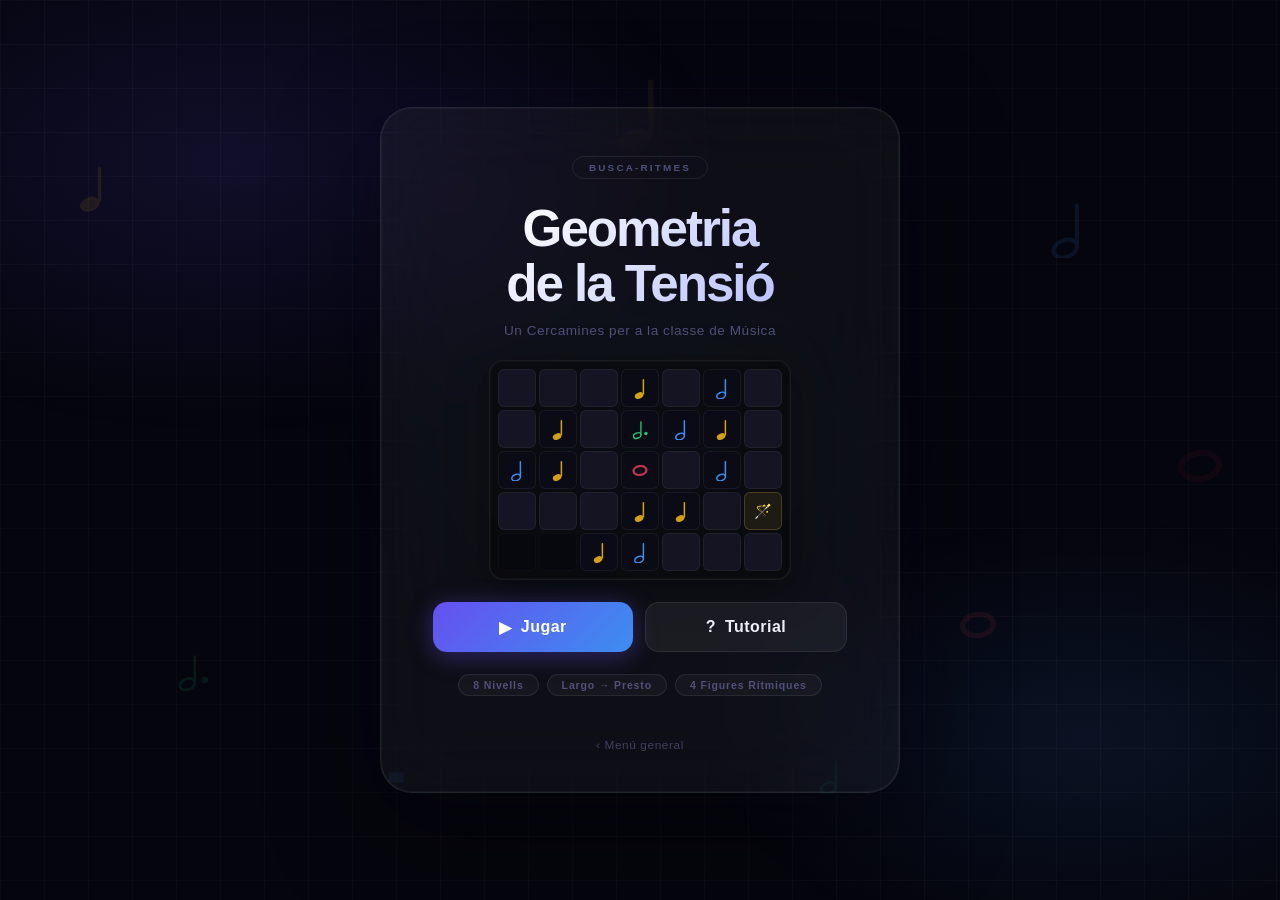
<file: index.html>
<!DOCTYPE html>
<html lang="ca">
<head>
  <meta charset="UTF-8" />
  <meta name="viewport" content="width=device-width, initial-scale=1.0" />
  <title>Busca-Ritmes</title>
  <link rel="stylesheet" href="landing.css" />
</head>
<body>

  <div class="bg-grid" aria-hidden="true"></div>

  <!-- Notes flotants de fons -->
  <div class="bg-notes" aria-hidden="true">
    <span class="bn c1" style="left:6%;top:18%">
      <svg viewBox="0 0 18 32" width="32" height="50"><ellipse cx="7" cy="27" rx="6.5" ry="4.5" transform="rotate(-22 7 27)" fill="currentColor"/><line x1="13.2" y1="24.5" x2="13.2" y2="4" stroke="currentColor" stroke-width="2.2" stroke-linecap="round"/></svg>
    </span>
    <span class="bn c2" style="left:82%;top:22%;animation-delay:1.1s">
      <svg viewBox="0 0 18 32" width="38" height="60"><ellipse cx="7" cy="27" rx="6.5" ry="4.5" transform="rotate(-22 7 27)" fill="none" stroke="currentColor" stroke-width="2.2"/><line x1="13.2" y1="24.5" x2="13.2" y2="4" stroke="currentColor" stroke-width="2.2" stroke-linecap="round"/></svg>
    </span>
    <span class="bn c3" style="left:14%;top:72%;animation-delay:0.5s">
      <svg viewBox="0 0 25 32" width="30" height="46"><ellipse cx="7" cy="27" rx="6.5" ry="4.5" transform="rotate(-22 7 27)" fill="none" stroke="currentColor" stroke-width="2.2"/><line x1="13.2" y1="24.5" x2="13.2" y2="4" stroke="currentColor" stroke-width="2.2" stroke-linecap="round"/><circle cx="21.5" cy="23.5" r="2.8" fill="currentColor"/></svg>
    </span>
    <span class="bn c4" style="left:75%;top:68%;animation-delay:2s">
      <svg viewBox="0 0 22 16" width="36" height="26"><ellipse cx="11" cy="8" rx="9.5" ry="6.5" transform="rotate(-8 11 8)" fill="none" stroke="currentColor" stroke-width="3.2"/></svg>
    </span>
    <span class="bn c1" style="left:48%;top:8%;animation-delay:1.6s;opacity:.07">
      <svg viewBox="0 0 18 32" width="52" height="82"><ellipse cx="7" cy="27" rx="6.5" ry="4.5" transform="rotate(-22 7 27)" fill="currentColor"/><line x1="13.2" y1="24.5" x2="13.2" y2="4" stroke="currentColor" stroke-width="2.2" stroke-linecap="round"/></svg>
    </span>
    <span class="bn c2" style="left:30%;top:85%;animation-delay:0.3s">
      <svg viewBox="0 0 22 22" width="24" height="24"><line x1="3" y1="7" x2="19" y2="7" stroke="currentColor" stroke-width="1.8" stroke-linecap="round" opacity=".55"/><rect x="4" y="7" width="14" height="9" rx="1.5" fill="currentColor"/></svg>
    </span>
    <span class="bn c3" style="left:64%;top:84%;animation-delay:2.3s">
      <svg viewBox="0 0 18 32" width="24" height="38"><ellipse cx="7" cy="27" rx="6.5" ry="4.5" transform="rotate(-22 7 27)" fill="none" stroke="currentColor" stroke-width="2.2"/><line x1="13.2" y1="24.5" x2="13.2" y2="4" stroke="currentColor" stroke-width="2.2" stroke-linecap="round"/></svg>
    </span>
    <span class="bn c4" style="left:92%;top:50%;animation-delay:0.9s;opacity:.06">
      <svg viewBox="0 0 22 16" width="44" height="32"><ellipse cx="11" cy="8" rx="9.5" ry="6.5" transform="rotate(-8 11 8)" fill="none" stroke="currentColor" stroke-width="3.2"/></svg>
    </span>
  </div>

  <main class="landing-card">

    <div class="brand-badge">Busca-Ritmes</div>

    <h1 class="landing-title">Geometria<br>de la Tensió</h1>
    <p class="landing-sub">Un Cercamines per a la classe de Música</p>

    <!-- Mini tauler decoratiu -->
    <div class="preview-board" aria-hidden="true" id="preview"></div>

    <div class="landing-actions">
      <a href="levels.html" class="lbtn lbtn-primary">
        <span>▶</span> Jugar
      </a>
      <a href="game.html?level=0&tutorial=1" class="lbtn lbtn-secondary">
        <span>?</span> Tutorial
      </a>
    </div>

    <div class="landing-pills">
      <span>8 Nivells</span>
      <span>Largo → Presto</span>
      <span>4 Figures Rítmiques</span>
    </div>

    <a href="../../../_gimnas_1r/index.html?q=ritme" class="landing-home">‹ Menú general</a>

  </main>

  <footer class="lnd-foot"></footer>

  <script src="config.js?v=6niv"></script>
  <script>
    // Genera mini tauler decoratiu animat
    const layout = [
      ['h','h','h','n1','h','n2','h'],
      ['h','n1','h','n3','n2','n1','h'],
      ['n2','n1','h','n4','h','n2','h'],
      ['h','h','h','n1','n1','h','fl'],
      ['e','e','n1','n2','h','h','h'],
    ];
    const svgs = {
      n1: `<svg viewBox="0 0 18 32" width="13" height="22"><ellipse cx="7" cy="27" rx="6.5" ry="4.5" transform="rotate(-22 7 27)" fill="currentColor"/><line x1="13.2" y1="24.5" x2="13.2" y2="4" stroke="currentColor" stroke-width="2.2" stroke-linecap="round"/></svg>`,
      n2: `<svg viewBox="0 0 18 32" width="13" height="22"><ellipse cx="7" cy="27" rx="6.5" ry="4.5" transform="rotate(-22 7 27)" fill="none" stroke="currentColor" stroke-width="2.2"/><line x1="13.2" y1="24.5" x2="13.2" y2="4" stroke="currentColor" stroke-width="2.2" stroke-linecap="round"/></svg>`,
      n3: `<svg viewBox="0 0 25 32" width="15" height="22"><ellipse cx="7" cy="27" rx="6.5" ry="4.5" transform="rotate(-22 7 27)" fill="none" stroke="currentColor" stroke-width="2.2"/><line x1="13.2" y1="24.5" x2="13.2" y2="4" stroke="currentColor" stroke-width="2.2" stroke-linecap="round"/><circle cx="21.5" cy="23.5" r="2.8" fill="currentColor"/></svg>`,
      n4: `<svg viewBox="0 0 22 16" width="16" height="11"><ellipse cx="11" cy="8" rx="9.5" ry="6.5" transform="rotate(-8 11 8)" fill="none" stroke="currentColor" stroke-width="3.2"/></svg>`,
    };
    const colors = { n1:'#d4a017', n2:'#3d8ef0', n3:'#28c87a', n4:'#c0334d' };
    const board = document.getElementById('preview');
    let i = 0;
    layout.flat().forEach((type, idx) => {
      const d = document.createElement('div');
      d.className = 'pv-cell';
      d.style.animationDelay = (idx * 0.04) + 's';
      if (type === 'e') { d.classList.add('pv-empty'); }
      else if (type === 'h') { d.classList.add('pv-hidden'); }
      else if (type === 'fl') { d.classList.add('pv-flag'); d.textContent = '🪄'; }
      else {
        d.classList.add('pv-note');
        d.style.color = colors[type];
        d.innerHTML = svgs[type];
      }
      board.appendChild(d);
    });
  </script>

</body>
</html>
</file>
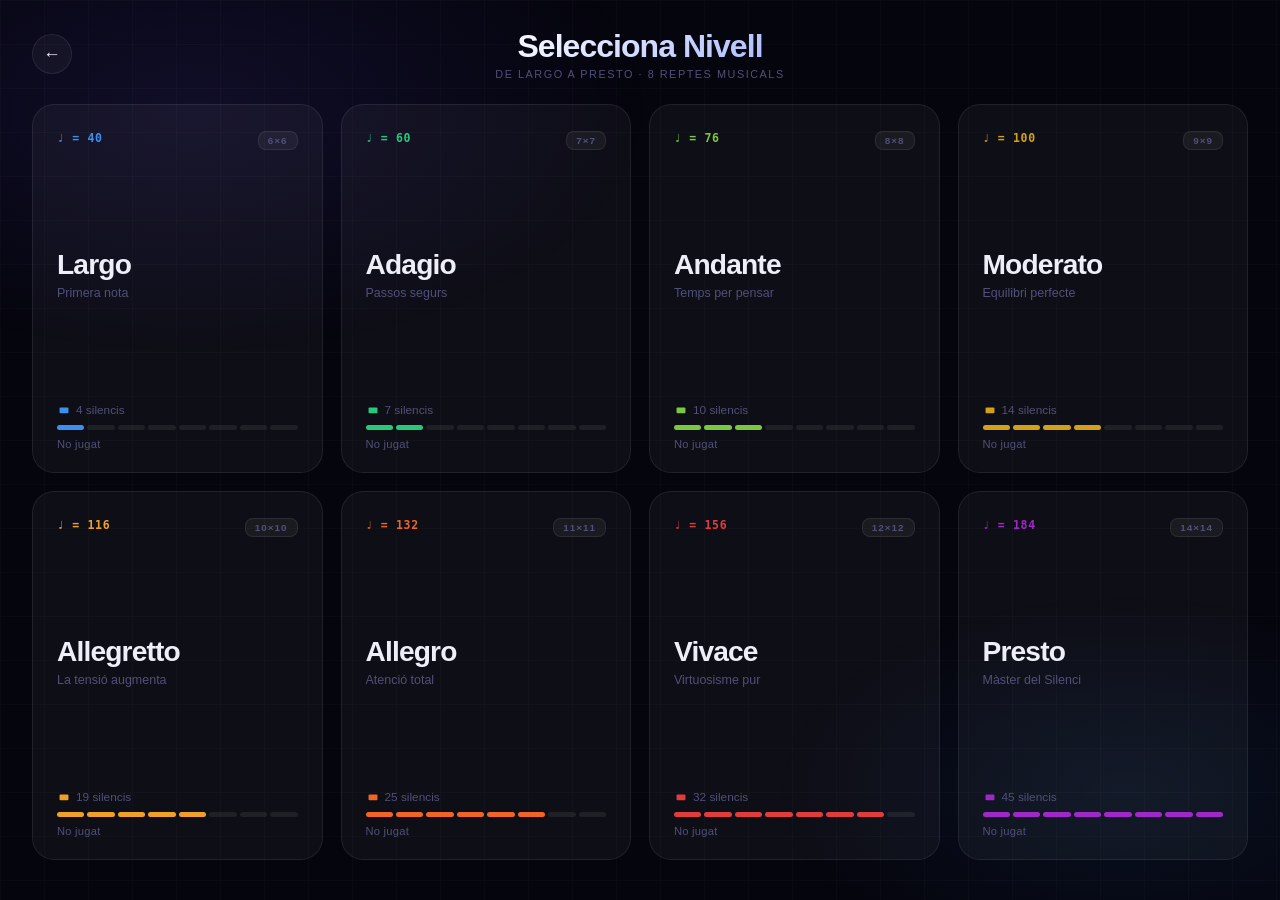
<file: levels.html>
<!DOCTYPE html>
<html lang="ca">
<head>
  <meta charset="UTF-8" />
  <meta name="viewport" content="width=device-width, initial-scale=1.0" />
  <title>Busca-Ritmes · Nivells</title>
  <link rel="stylesheet" href="levels.css" />
</head>
<body>

  <div class="bg-grid" aria-hidden="true"></div>

  <div class="page">

    <header class="lvl-header">
      <a href="index.html" class="back-btn" title="Tornar">←</a>
      <div class="lvl-header-txt">
        <h1>Selecciona Nivell</h1>
        <p>De Largo a Presto · 8 reptes musicals</p>
      </div>
      <div style="width:40px"></div><!-- spacer -->
    </header>

    <div class="levels-grid" id="levels-grid"></div>

    <footer class="lvl-foot"></footer>

  </div>

  <script src="config.js?v=6niv"></script>
  <script>
    'use strict';

    const NOTE_SVG_SM = {
      n1: `<svg viewBox="0 0 18 32" width="14" height="24"><ellipse cx="7" cy="27" rx="6.5" ry="4.5" transform="rotate(-22 7 27)" fill="currentColor"/><line x1="13.2" y1="24.5" x2="13.2" y2="4" stroke="currentColor" stroke-width="2.2" stroke-linecap="round"/></svg>`,
      n2: `<svg viewBox="0 0 18 32" width="14" height="24"><ellipse cx="7" cy="27" rx="6.5" ry="4.5" transform="rotate(-22 7 27)" fill="none" stroke="currentColor" stroke-width="2.2"/><line x1="13.2" y1="24.5" x2="13.2" y2="4" stroke="currentColor" stroke-width="2.2" stroke-linecap="round"/></svg>`,
      n3: `<svg viewBox="0 0 25 32" width="17" height="24"><ellipse cx="7" cy="27" rx="6.5" ry="4.5" transform="rotate(-22 7 27)" fill="none" stroke="currentColor" stroke-width="2.2"/><line x1="13.2" y1="24.5" x2="13.2" y2="4" stroke="currentColor" stroke-width="2.2" stroke-linecap="round"/><circle cx="21.5" cy="23.5" r="2.8" fill="currentColor"/></svg>`,
      n4: `<svg viewBox="0 0 22 16" width="18" height="13"><ellipse cx="11" cy="8" rx="9.5" ry="6.5" transform="rotate(-8 11 8)" fill="none" stroke="currentColor" stroke-width="3.2"/></svg>`
    };

    const grid = document.getElementById('levels-grid');

    LEVELS.forEach((lvl, i) => {
      const best  = getBestTime(lvl.id);   // victòria desada = FET

      const card = document.createElement('a');
      card.href  = `game.html?level=${lvl.id}`;
      if (isLocked(i)) { card.removeAttribute('href'); card.style.opacity = '.4'; card.style.pointerEvents = 'none'; card.setAttribute('aria-disabled', 'true'); }
      card.className = 'lvl-card';
      card.setAttribute('aria-label', `Nivell ${i + 1}: ${lvl.name}${best ? ', fet' : ''}`);
      card.style.setProperty('--accent', lvl.accent);
      card.style.setProperty('--glow',   lvl.glow);
      card.style.animationDelay = (i * 0.07) + 's';

      // Barra de dificultat (segments omplerts)
      const diffSegs = Array.from({length: 8}, (_, j) =>
        `<div class="dseg ${j <= i ? 'filled' : ''}"></div>`
      ).join('');

      // Fet / no fet
      const starsHtml = best ? '<span class="star lit">✓</span>' : '';

      card.innerHTML = `
        <div class="card-top">
          <div class="card-tempo">${lvl.tempo}</div>
          <div class="card-badge">${lvl.rows}×${lvl.cols}</div>
        </div>
        <div class="card-center">
          <h2 class="card-name">${lvl.name}</h2>
          <p class="card-desc">${lvl.desc}</p>
        </div>
        <div class="card-bottom">
        <div class="card-info">
          <span class="mine-count">
            <svg viewBox="0 0 22 22" width="14" height="14" style="color:var(--accent)"><rect x="4" y="7" width="14" height="9" rx="1.5" fill="currentColor"/></svg>
            ${lvl.mines} silencis
          </span>
          <div class="card-stars">${starsHtml}</div>
        </div>
        <div class="diff-bar">${diffSegs}</div>
        ${best ? `<div class="card-best">Millor temps: <strong>${fmtTime(best)}</strong></div>` : '<div class="card-best">No jugat</div>'}
        </div>
      `;

      // Efecte 3D tilt
      card.addEventListener('mousemove', e => {
        const r = card.getBoundingClientRect();
        const x = ((e.clientX - r.left) / r.width  - 0.5) * 16;
        const y = ((e.clientY - r.top)  / r.height - 0.5) * 16;
        card.style.transform = `perspective(700px) rotateX(${-y}deg) rotateY(${x}deg) scale(1.04)`;
        card.style.transition = 'transform .08s ease';
      });
      card.addEventListener('mouseleave', () => {
        card.style.transform = '';
        card.style.transition = 'transform .5s cubic-bezier(.16,1,.3,1), box-shadow .3s ease';
      });

      grid.appendChild(card);
    });
  </script>

</body>
</html>
</file>
<file: landing.css>
/* ================================================================
   BUSCA-RITMES · Landing Page — Premium Dark
   ================================================================ */

:root {
  --bg:      #05050d;
  --glass:   rgba(255,255,255,0.038);
  --border:  rgba(255,255,255,0.08);
  --txt:     #eeeef8;
  --dim:     #50507a;
  --acc:     #6650f0;
  --acc2:    #3d8ef0;
  --n1:#d4a017; --n2:#3d8ef0; --n3:#28c87a; --n4:#c0334d;
}

*,*::before,*::after { box-sizing:border-box; margin:0; padding:0; }

html,body { height:100%; }

body {
  background: var(--bg);
  display: flex;
  align-items: center;
  justify-content: center;
  font-family: -apple-system, BlinkMacSystemFont, "SF Pro Display", "Segoe UI", sans-serif;
  color: var(--txt);
  overflow: hidden;
  position: relative;
}

/* ── Background layers ───────────────────────────────────── */
body::before {
  content: '';
  position: fixed; inset: 0;
  background:
    radial-gradient(ellipse 70% 55% at 18% 18%, rgba(102,80,240,.13) 0%, transparent 55%),
    radial-gradient(ellipse 55% 45% at 85% 82%, rgba(61,142,240,.10) 0%, transparent 55%),
    radial-gradient(ellipse 40% 40% at 50% 50%, rgba(40,200,122,.04) 0%, transparent 60%);
  pointer-events: none;
}

/* Grid mesh */
.bg-grid {
  position: fixed; inset: 0;
  background-image:
    linear-gradient(rgba(255,255,255,.022) 1px, transparent 1px),
    linear-gradient(90deg, rgba(255,255,255,.022) 1px, transparent 1px);
  background-size: 44px 44px;
  pointer-events: none;
  z-index: 0;
}

/* ── Floating notes ──────────────────────────────────────── */
.bg-notes { position:fixed; inset:0; pointer-events:none; z-index:0; }

.bn {
  position: absolute;
  opacity: .11;
  animation: floatNote 8s ease-in-out infinite;
}
.bn.c1 { color: var(--n1); }
.bn.c2 { color: var(--n2); }
.bn.c3 { color: var(--n3); }
.bn.c4 { color: var(--n4); }

@keyframes floatNote {
  0%,100% { transform: translateY(0) rotate(0deg); }
  30%      { transform: translateY(-22px) rotate(5deg); }
  65%      { transform: translateY(-10px) rotate(-3deg); }
}

/* ── Main card ───────────────────────────────────────────── */
.landing-card {
  position: relative; z-index: 1;
  display: flex;
  flex-direction: column;
  align-items: center;
  gap: 22px;
  background: var(--glass);
  border: 1px solid var(--border);
  border-radius: 32px;
  padding: 48px 52px 40px;
  max-width: 520px;
  width: 94vw;
  backdrop-filter: blur(40px);
  -webkit-backdrop-filter: blur(40px);
  text-align: center;
  box-shadow:
    0 0 0 1px rgba(255,255,255,.04) inset,
    0 32px 100px rgba(0,0,0,.55),
    0 0 80px rgba(102,80,240,.06);
  animation: cardIn .65s cubic-bezier(.16,1,.3,1);
}

@keyframes cardIn {
  from { opacity:0; transform:translateY(28px) scale(.96); }
  to   { opacity:1; transform:translateY(0) scale(1); }
}

/* Brand badge */
.brand-badge {
  font-size: .62rem;
  font-weight: 700;
  letter-spacing: .22em;
  text-transform: uppercase;
  color: var(--dim);
  border: 1px solid var(--border);
  border-radius: 20px;
  padding: 5px 16px;
  animation: cardIn .65s .1s cubic-bezier(.16,1,.3,1) backwards;
}

/* Title */
.landing-title {
  font-size: clamp(2.2rem, 6vw, 3.2rem);
  font-weight: 800;
  line-height: 1.08;
  letter-spacing: -.04em;
  background: linear-gradient(135deg, #ffffff 0%, #c0c8ff 45%, #8868ff 100%);
  background-size: 200% 200%;
  -webkit-background-clip: text;
  -webkit-text-fill-color: transparent;
  background-clip: text;
  animation:
    cardIn .65s .15s cubic-bezier(.16,1,.3,1) backwards,
    gradShift 6s ease infinite;
}

@keyframes gradShift {
  0%,100% { background-position:0% 50%; }
  50%      { background-position:100% 50%; }
}

.landing-sub {
  font-size: .85rem;
  color: var(--dim);
  letter-spacing: .04em;
  margin-top: -10px;
  animation: cardIn .65s .2s cubic-bezier(.16,1,.3,1) backwards;
}

/* ── Preview board ───────────────────────────────────────── */
.preview-board {
  display: grid;
  grid-template-columns: repeat(7, 38px);
  grid-template-rows: repeat(5, 38px);
  gap: 3px;
  padding: 8px;
  background: rgba(0,0,0,.35);
  border: 1px solid rgba(255,255,255,.07);
  border-radius: 14px;
  box-shadow:
    0 0 0 1px rgba(255,255,255,.03) inset,
    0 8px 40px rgba(0,0,0,.4);
  animation: cardIn .65s .25s cubic-bezier(.16,1,.3,1) backwards;
}

.pv-cell {
  width: 38px; height: 38px;
  border-radius: 6px;
  display: flex;
  align-items: center;
  justify-content: center;
  border: 1px solid rgba(255,255,255,.055);
  animation: cellReveal .5s cubic-bezier(.16,1,.3,1) backwards;
}
@keyframes cellReveal {
  from { opacity:0; transform:scale(.6); }
  to   { opacity:1; transform:scale(1); }
}

.pv-hidden { background: #141422; }
.pv-empty  { background: #07070e; border-color: rgba(255,255,255,.025); }
.pv-note   { background: #0b0b16; }
.pv-flag   { background: rgba(245,197,66,.09); border-color:rgba(245,197,66,.2); font-size:.9rem; }

/* ── Action buttons ──────────────────────────────────────── */
.landing-actions {
  display: flex;
  gap: 12px;
  width: 100%;
  animation: cardIn .65s .3s cubic-bezier(.16,1,.3,1) backwards;
}

.lbtn {
  flex: 1;
  display: flex;
  align-items: center;
  justify-content: center;
  gap: 9px;
  padding: 15px 0;
  border-radius: 14px;
  font-size: 1rem;
  font-weight: 700;
  letter-spacing: .03em;
  text-decoration: none;
  cursor: pointer;
  transition: transform .15s ease, box-shadow .15s ease;
}

.lbtn-primary {
  background: linear-gradient(135deg, var(--acc) 0%, var(--acc2) 100%);
  color: #fff;
  box-shadow: 0 4px 24px rgba(102,80,240,.38);
}
.lbtn-primary:hover  { transform:translateY(-3px) scale(1.03); box-shadow: 0 12px 40px rgba(102,80,240,.55); }
.lbtn-primary:active { transform:scale(.96); }

.lbtn-secondary {
  background: rgba(255,255,255,.055);
  color: var(--txt);
  border: 1px solid var(--border);
}
.lbtn-secondary:hover  { background: rgba(255,255,255,.09); border-color:rgba(255,255,255,.18); transform:translateY(-3px) scale(1.03); }
.lbtn-secondary:active { transform:scale(.96); }

/* ── Pills ───────────────────────────────────────────────── */
.landing-pills {
  display: flex;
  gap: 8px;
  flex-wrap: wrap;
  justify-content: center;
  animation: cardIn .65s .35s cubic-bezier(.16,1,.3,1) backwards;
}

.landing-pills span {
  font-size: .66rem;
  font-weight: 600;
  letter-spacing: .08em;
  color: var(--dim);
  background: rgba(255,255,255,.036);
  border: 1px solid var(--border);
  border-radius: 20px;
  padding: 4px 14px;
}

.landing-home {
  display: inline-block;
  margin-top: 20px;
  font-size: .74rem;
  letter-spacing: .05em;
  color: var(--dim);
  text-decoration: none;
  opacity: .75;
  transition: opacity .16s ease, color .16s ease;
  animation: cardIn .65s .4s cubic-bezier(.16,1,.3,1) backwards;
}
.landing-home:hover { opacity: 1; color: var(--txt); }

/* ── Footer ──────────────────────────────────────────────── */
.lnd-foot {
  position: fixed; bottom:18px; left:50%; transform:translateX(-50%);
  font-size: .58rem; letter-spacing:.14em; color:rgba(255,255,255,.12);
  text-transform: uppercase; white-space:nowrap; z-index:1;
}
</file>
<file: levels.css>
/* ================================================================
   BUSCA-RITMES · Level Selector — Premium Dark · Fullscreen
   ================================================================ */

:root {
  --bg:     #05050d;
  --glass:  rgba(255,255,255,0.04);
  --border: rgba(255,255,255,0.08);
  --txt:    #eeeef8;
  --dim:    #50507a;
  --acc:    #6650f0;
}

*,*::before,*::after { box-sizing:border-box; margin:0; padding:0; }

html, body { height: 100%; }

body {
  height: 100vh;
  background: var(--bg);
  font-family: -apple-system, BlinkMacSystemFont, "SF Pro Display", "Segoe UI", sans-serif;
  color: var(--txt);
  overflow: hidden;
}

@media (max-height: 700px) { body { overflow-y: auto; } }

body::before {
  content: '';
  position: fixed; inset: 0;
  background:
    radial-gradient(ellipse 65% 50% at 15% 12%, rgba(102,80,240,.12) 0%, transparent 55%),
    radial-gradient(ellipse 50% 40% at 88% 88%, rgba(61,142,240,.09) 0%, transparent 55%);
  pointer-events: none; z-index: 0;
}

.bg-grid {
  position: fixed; inset: 0; z-index: 0;
  background-image:
    linear-gradient(rgba(255,255,255,.02) 1px, transparent 1px),
    linear-gradient(90deg, rgba(255,255,255,.02) 1px, transparent 1px);
  background-size: 44px 44px;
  pointer-events: none;
}

/* ── Page layout — ocupa tota la pantalla ────────────────── */
.page {
  position: relative; z-index: 1;
  display: flex;
  flex-direction: column;
  height: 100vh;
  padding: 28px 32px 24px;
  gap: 0;
}

/* ── Header ──────────────────────────────────────────────── */
.lvl-header {
  display: flex;
  align-items: center;
  justify-content: space-between;
  flex-shrink: 0;
  margin-bottom: 24px;
  animation: fadeUp .5s cubic-bezier(.16,1,.3,1);
}

.lvl-header-txt { text-align: center; }

.lvl-header h1 {
  font-size: clamp(1.5rem, 3vw, 2rem);
  font-weight: 800;
  letter-spacing: -.03em;
  background: linear-gradient(135deg, #fff 0%, #a8b8ff 100%);
  -webkit-background-clip: text; -webkit-text-fill-color: transparent; background-clip: text;
}

.lvl-header p {
  font-size: .68rem;
  color: var(--dim);
  letter-spacing: .14em;
  text-transform: uppercase;
  margin-top: 3px;
}

.back-btn {
  width: 40px; height: 40px;
  border-radius: 50%;
  border: 1px solid var(--border);
  background: var(--glass);
  color: var(--txt);
  text-decoration: none;
  font-size: 1.1rem;
  display: flex; align-items: center; justify-content: center;
  transition: background .15s, transform .15s;
  flex-shrink: 0;
}
.back-btn:hover { background: rgba(255,255,255,.10); transform: scale(1.08); }

/* ── Grid — ocupa l'espai restant ────────────────────────── */
.levels-grid {
  display: grid;
  grid-template-columns: repeat(4, 1fr);
  grid-template-rows: repeat(2, 1fr);
  gap: 18px;
  flex: 1;          /* ocupa tot l'espai vertical disponible */
  min-height: 0;    /* imprescindible per a flex children */
}

@media (max-width: 900px)  { .levels-grid { grid-template-columns: repeat(2, 1fr); grid-template-rows: repeat(4, 1fr); } }
@media (max-width: 500px)  { .levels-grid { grid-template-columns: 1fr; grid-template-rows: repeat(8, auto); overflow-y: auto; } }

/* ── Carta de nivell ─────────────────────────────────────── */
.lvl-card {
  position: relative;
  display: flex;
  flex-direction: column;
  justify-content: space-between;
  padding: 26px 24px 22px;
  background: var(--glass);
  border: 1px solid var(--border);
  border-radius: 22px;
  text-decoration: none;
  color: var(--txt);
  cursor: pointer;
  overflow: hidden;
  transition: box-shadow .3s ease, border-color .3s ease;
  animation: cardIn .55s cubic-bezier(.16,1,.3,1) backwards;
  isolation: isolate;
  min-height: 0;
}

/* Gradient tint de color */
.lvl-card::before {
  content: '';
  position: absolute; inset: 0;
  background: linear-gradient(145deg, var(--accent, transparent) 0%, transparent 55%);
  opacity: 0;
  transition: opacity .3s;
  border-radius: inherit;
  pointer-events: none;
}

/* Shimmer rotatiu */
.lvl-card::after {
  content: '';
  position: absolute; top: -50%; left: -50%;
  width: 200%; height: 200%;
  background: conic-gradient(from 0deg, transparent 0%, rgba(255,255,255,.04) 25%, transparent 50%);
  opacity: 0;
  transition: opacity .3s, transform .6s;
  pointer-events: none;
}

.lvl-card:hover {
  border-color: var(--accent, var(--border));
  box-shadow:
    0 0 0 1px var(--accent, transparent),
    0 24px 70px var(--glow, rgba(0,0,0,.3)),
    0 8px 28px rgba(0,0,0,.45);
}
.lvl-card:hover::before { opacity: .08; }
.lvl-card:hover::after  { opacity: 1; transform: rotate(30deg); }

@keyframes cardIn {
  from { opacity:0; transform:translateY(22px) scale(.96); }
  to   { opacity:1; transform:translateY(0) scale(1); }
}

/* ── Card: zona superior ─────────────────────────────────── */
.card-top {
  display: flex;
  justify-content: space-between;
  align-items: flex-start;
}

.card-tempo {
  font-family: "SF Mono", ui-monospace, monospace;
  font-size: .72rem;
  font-weight: 600;
  color: var(--accent, var(--dim));
  letter-spacing: .06em;
}

.card-badge {
  font-size: .62rem;
  font-weight: 700;
  letter-spacing: .1em;
  color: var(--dim);
  background: rgba(255,255,255,.05);
  border: 1px solid var(--border);
  border-radius: 8px;
  padding: 3px 9px;
}

/* ── Card: nom i descripció ──────────────────────────────── */
.card-center { display: flex; flex-direction: column; gap: 6px; }

.card-name {
  font-size: clamp(1.6rem, 2.2vw, 2rem);
  font-weight: 800;
  letter-spacing: -.03em;
  color: var(--txt);
  line-height: 1;
  transition: color .2s;
}
.lvl-card:hover .card-name { color: var(--accent, var(--txt)); }

.card-desc {
  font-size: .78rem;
  color: var(--dim);
  line-height: 1.4;
}

/* ── Card: zona inferior ─────────────────────────────────── */
.card-bottom { display: flex; flex-direction: column; gap: 8px; }

.card-info {
  display: flex;
  justify-content: space-between;
  align-items: center;
}

.mine-count {
  display: flex;
  align-items: center;
  gap: 5px;
  font-size: .74rem;
  color: var(--dim);
}

.card-stars { display: flex; gap: 2px; }
.star { font-size: .9rem; color: rgba(255,255,255,.13); transition: color .2s; }
.star.lit  { color: #f5c542; filter: drop-shadow(0 0 4px rgba(245,197,66,.5)); }

/* Barra de dificultat */
.diff-bar { display: flex; gap: 3px; }
.dseg {
  flex: 1; height: 5px; border-radius: 3px;
  background: rgba(255,255,255,.07);
  transition: background .3s;
}
.dseg.filled { background: var(--accent, rgba(255,255,255,.25)); }

/* Millor temps */
.card-best {
  font-size: .7rem;
  color: var(--dim);
  letter-spacing: .02em;
}
.card-best strong { color: var(--accent, var(--txt)); }

/* ── Footer ──────────────────────────────────────────────── */
.lvl-foot {
  flex-shrink: 0;
  padding-top: 16px;
  text-align: center;
  font-size: .56rem;
  letter-spacing: .14em;
  color: rgba(255,255,255,.1);
  text-transform: uppercase;
}

@keyframes fadeUp {
  from { opacity:0; transform:translateY(14px); }
  to   { opacity:1; transform:translateY(0); }
}
</file>
